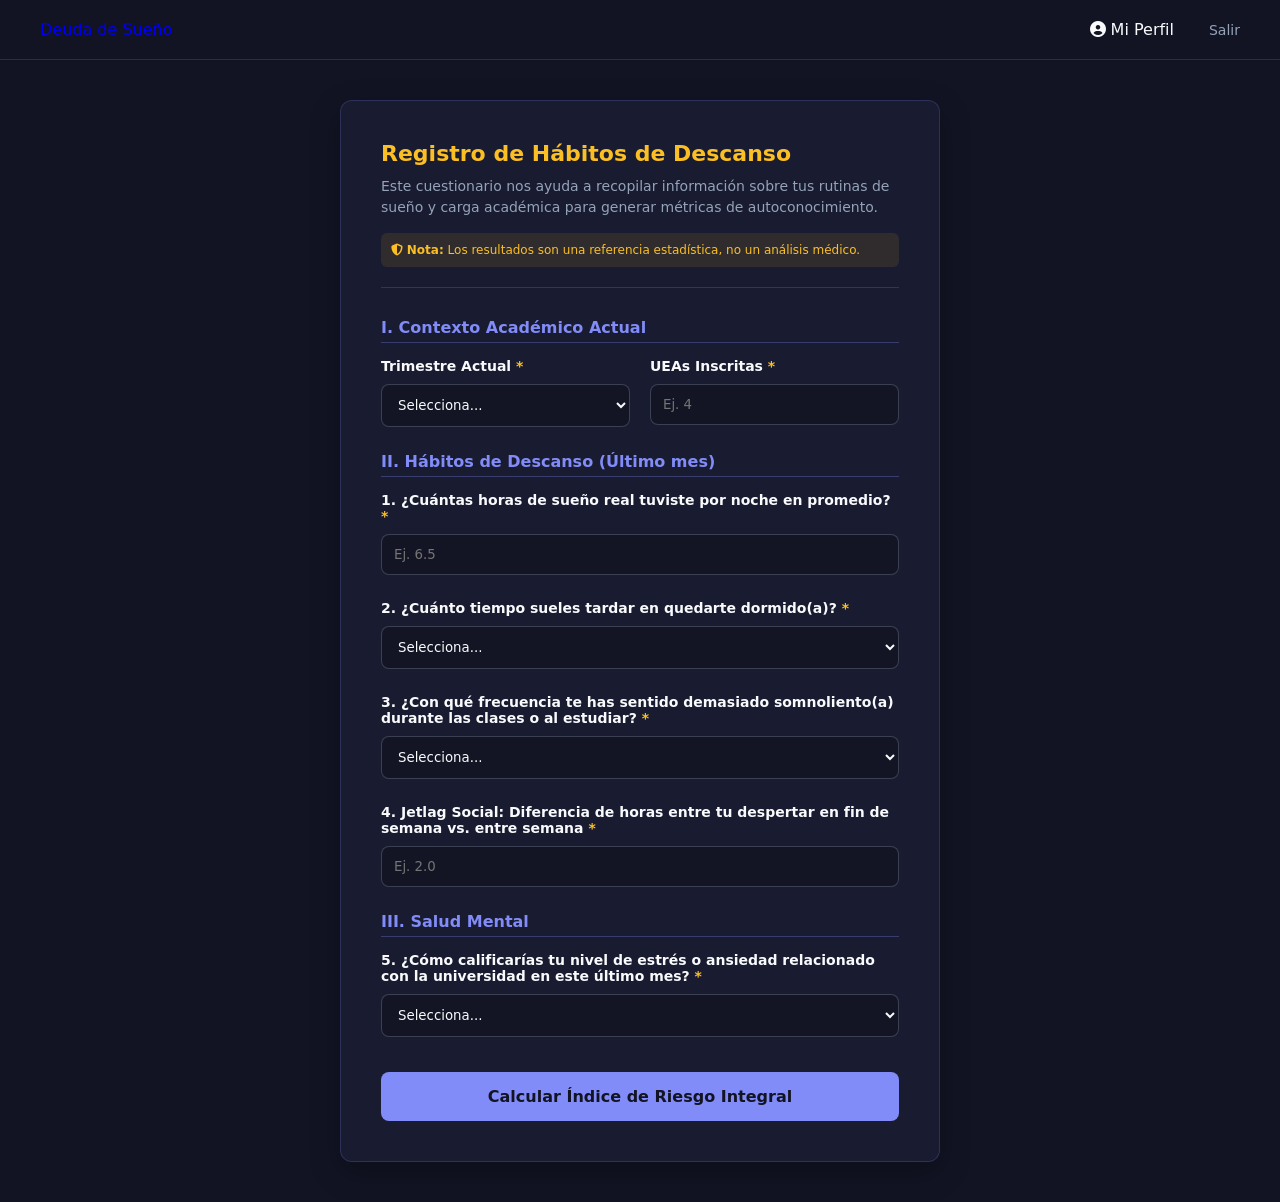
<file: cuestionario.html>
<!DOCTYPE html>
<html lang="es">
<head>
    <meta charset="UTF-8">
    <meta name="viewport" content="width=device-width, initial-scale=1.0">
    <title>Evaluación de Hábitos - Plataforma de Bienestar</title>
    
    <link rel="stylesheet" href="https://cdnjs.cloudflare.com/ajax/libs/font-awesome/6.4.0/css/all.min.css">
    <link rel="stylesheet" href="cuestionario.css">
</head>
<body>

    <!-- Menú superior de usuario -->
    <nav class="top-nav">
        <a href="index.html" class="nav-logo" style="text-decoration: none;">Deuda de <span>Sueño</span></a>
        <div class="usuario-nav">
            <!-- Ahora es un enlace (<a>) en lugar de un <span> -->
            <a href="dashboard_alumno.html" style="color: var(--texto-principal); text-decoration: none; margin-right: 15px; font-weight: 500;">
                <i class="fas fa-user-circle"></i> Mi Perfil
            </a>
            <a href="#" id="btnCerrarSesionGlobal" class="btn-salir">Salir</a>
        </div>
    </nav>

    <main class="contenedor-cuestionario">
        <div class="cabecera-cuestionario">
            <h2>Registro de Hábitos de Descanso</h2>
            <p>Este cuestionario nos ayuda a recopilar información sobre tus rutinas de sueño y carga académica para generar métricas de autoconocimiento.</p>
            
            <div style="margin-top: 15px; padding: 10px; background: rgba(251, 191, 36, 0.1); border-radius: 6px; font-size: 12px; color: var(--color-ambar);">
                <i class="fas fa-shield-alt"></i> <strong>Nota:</strong> Los resultados son una referencia estadística, no un análisis médico.
            </div>
        </div>

        <form id="formCuestionario">
            <!-- SECCIÓN 1: CONTEXTO ACADÉMICO -->
            <h3 style="color: var(--color-lavanda); margin-bottom: 15px; font-size: 16px; border-bottom: 1px solid rgba(129,140,248,0.3); padding-bottom: 5px;">I. Contexto Académico Actual</h3>

            <div style="display: flex; gap: 20px; margin-bottom: 25px;">
                <div class="pregunta-grupo" style="flex: 1; margin-bottom: 0;">
                    <label for="trimestre_actual">Trimestre Actual <span class="req">*</span></label>
                    <select id="trimestre_actual" required>
                        <option value="" disabled selected>Selecciona...</option>
                        <option value="26-O">26-Otoño</option>
                        <option value="26-I">26-Invierno</option>
                        <option value="26-P">26-Primavera</option>
                    </select>
                </div>
                <div class="pregunta-grupo" style="flex: 1; margin-bottom: 0;">
                    <label for="ueas_inscritas">UEAs Inscritas <span class="req">*</span></label>
                    <input type="number" id="ueas_inscritas" min="1" max="8" placeholder="Ej. 4" required>
                </div>
            </div>

            <!-- SECCIÓN 2: CALIDAD DE SUEÑO (PSQI) -->
            <h3 style="color: var(--color-lavanda); margin-bottom: 15px; font-size: 16px; border-bottom: 1px solid rgba(129,140,248,0.3); padding-bottom: 5px;">II. Hábitos de Descanso (Último mes)</h3>

            <div class="pregunta-grupo">
                <label for="horas_sueno">1. ¿Cuántas horas de sueño real tuviste por noche en promedio? <span class="req">*</span></label>
                <input type="number" id="horas_sueno" min="1" max="16" step="0.5" placeholder="Ej. 6.5" required>
            </div>

            <div class="pregunta-grupo">
                <label for="latencia_sueno">2. ¿Cuánto tiempo sueles tardar en quedarte dormido(a)? <span class="req">*</span></label>
                <select id="latencia_sueno" required>
                    <option value="" disabled selected>Selecciona...</option>
                    <option value="0">Menos de 15 minutos</option>
                    <option value="1">Entre 16 y 30 minutos</option>
                    <option value="2">Entre 31 y 60 minutos</option>
                    <option value="3">Más de una hora</option>
                </select>
            </div>

            <div class="pregunta-grupo">
                <label for="disfuncion_diurna">3. ¿Con qué frecuencia te has sentido demasiado somnoliento(a) durante las clases o al estudiar? <span class="req">*</span></label>
                <select id="disfuncion_diurna" required>
                    <option value="" disabled selected>Selecciona...</option>
                    <option value="0">Nunca</option>
                    <option value="1">1 o 2 veces a la semana</option>
                    <option value="2">3 o 4 veces a la semana</option>
                    <option value="3">Casi todos los días</option>
                </select>
            </div>

            <div class="pregunta-grupo">
                <label for="jetlag_social_horas">4. Jetlag Social: Diferencia de horas entre tu despertar en fin de semana vs. entre semana <span class="req">*</span></label>
                <input type="number" id="jetlag_social_horas" min="0" max="12" step="0.5" placeholder="Ej. 2.0" required>
            </div>

            <!-- SECCIÓN 3: SALUD MENTAL -->
            <h3 style="color: var(--color-lavanda); margin-bottom: 15px; font-size: 16px; border-bottom: 1px solid rgba(129,140,248,0.3); padding-bottom: 5px;">III. Salud Mental</h3>

            <div class="pregunta-grupo">
                <label for="nivel_estres">5. ¿Cómo calificarías tu nivel de estrés o ansiedad relacionado con la universidad en este último mes? <span class="req">*</span></label>
                <select id="nivel_estres" required>
                    <option value="" disabled selected>Selecciona...</option>
                    <option value="1">Muy bajo (Me siento tranquilo y en control)</option>
                    <option value="2">Bajo (Estrés normal y manejable)</option>
                    <option value="3">Moderado (A veces me siento abrumado)</option>
                    <option value="4">Alto (Frecuentemente me siento rebasado/ansioso)</option>
                    <option value="5">Severo (Afecta mi vida diaria y mi descanso)</option>
                </select>
            </div>

            <button type="submit" class="btn-calcular">Calcular Índice de Riesgo Integral</button>
        </form>

        <!-- Tarjeta de Resultado Oculta (Aparece con JS) -->
        <div id="resultadoCuestionario" class="tarjeta-resultado oculta">
            <h3>Tu Nivel de riesgo: <span id="etiquetaRiesgo">Calculando...</span></h3>
            <p id="mensajeRiesgo">Procesando tus datos de sueño...</p>
            <!-- Botón simulado para ir al dashboard en el futuro -->
            <button onclick="window.location.href='dashboard_alumno.html'" class="btn-continuar">Ver mi historial en el panel</button>
        </div>
    </main>

    <script src="cuestionario.js"></script>
</body>
</html>
</file>
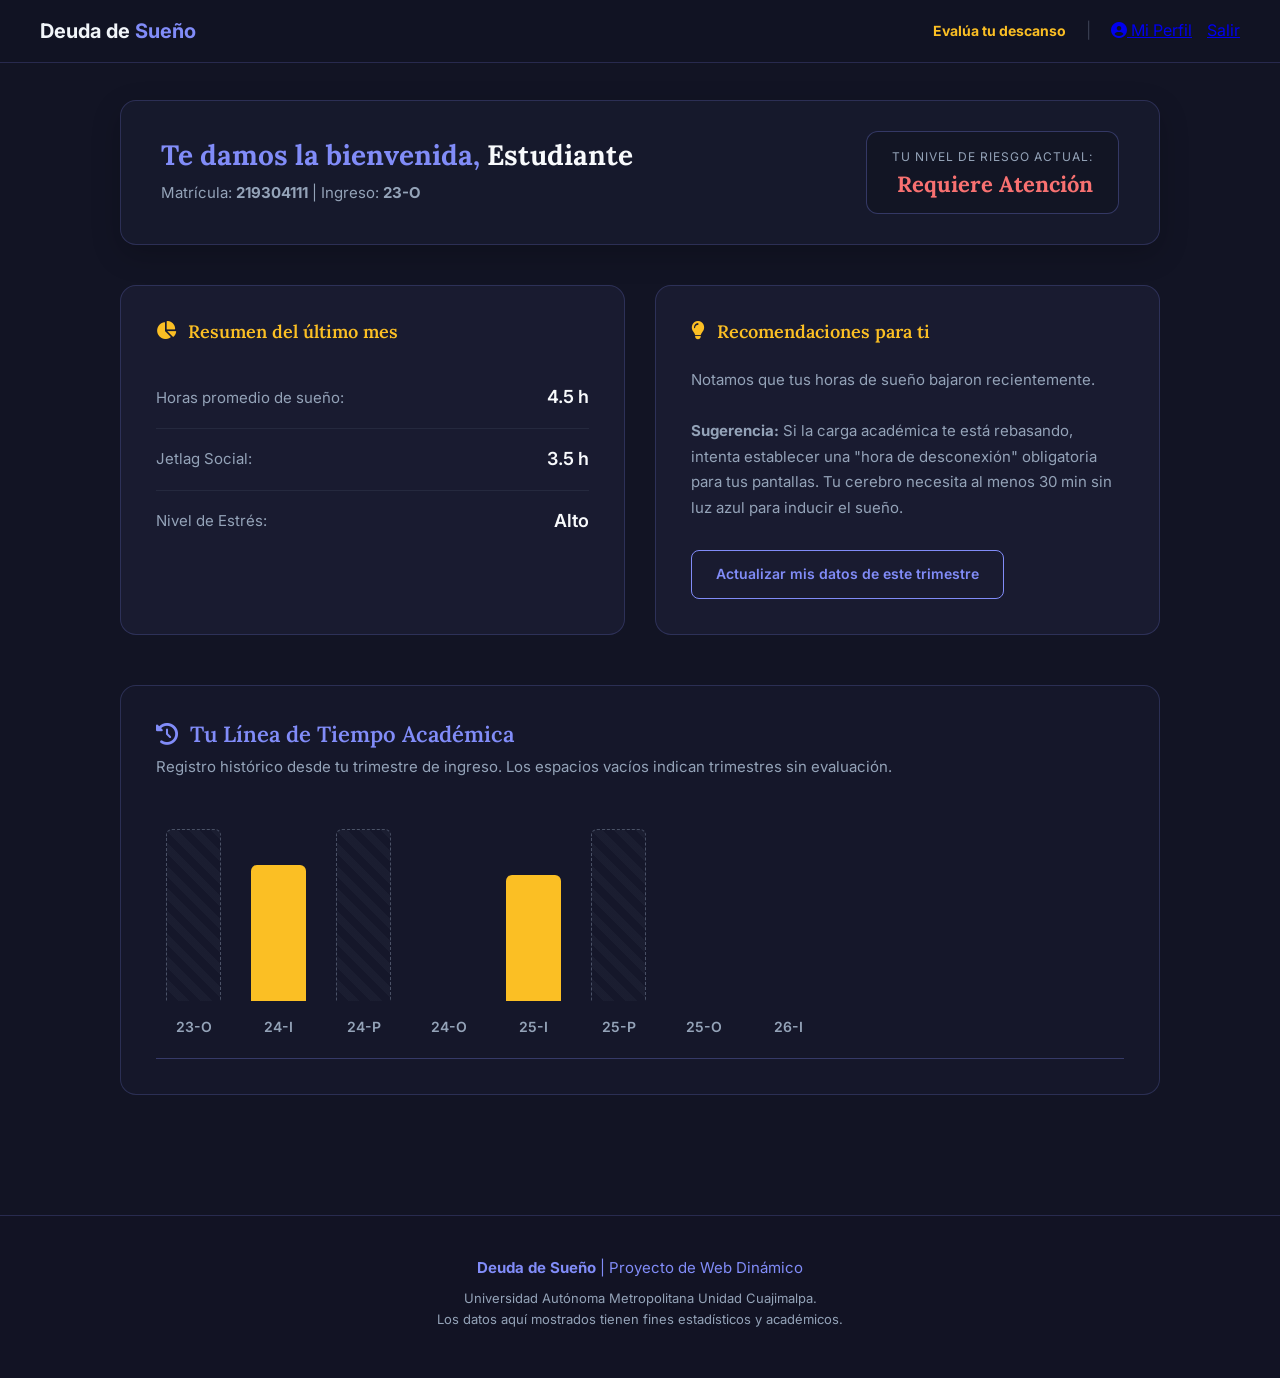
<file: dashboard_alumno.html>
<!DOCTYPE html>
<html lang="es">
<head>
    <meta charset="UTF-8">
    <meta name="viewport" content="width=device-width, initial-scale=1.0">
    <title>Mi Perfil - Deuda de Sueño</title>
    
    <link rel="stylesheet" href="https://cdnjs.cloudflare.com/ajax/libs/font-awesome/6.4.0/css/all.min.css">
    <link rel="stylesheet" href="style.css"> 
    <link rel="stylesheet" href="dashboard.css"> 
</head>
<body class="body-dashboard">

    <header class="nav-principal">
        <a href="index.html" class="nav-logo" style="text-decoration: none;">Deuda de <span>Sueño</span></a>
        <div class="nav-enlaces">
            <a href="cuestionario.html" class="nav-btn-cuestionario">Evalúa tu descanso</a>
            <span class="separador">|</span>
            <a href="#" class="usuario-activo"><i class="fas fa-user-circle"></i> Mi Perfil</a>
            <a href="#" id="btnCerrarSesionGlobal" class="btn-salir">Salir</a>
        </div>
    </header>

    <main class="contenedor-dashboard">
        
        <!-- Saludo y Estado Actual (Lenguaje Neutral) -->
        <section class="panel-header">
            <div>
                <h2>Te damos la bienvenida, <span id="dashNombre" style="color: var(--texto-principal);">Cargando...</span></h2>
                <p>Matrícula: <strong id="dashMatricula">--</strong> | Ingreso: <strong id="dashIngreso">--</strong></p>
            </div>
            <div class="tarjeta-estado">
                <span>Tu nivel de riesgo actual:</span>
                <h3 id="dashNivelRiesgo" class="riesgo-medio">Calculando...</h3> 
            </div>
        </section>

        <!-- Fila 1: Resumen y Recomendaciones -->
        <section class="dashboard-grid">
            <div class="card metrics-card">
                <h3><i class="fas fa-chart-pie"></i> Resumen del último mes</h3>
                <div class="metric-row"><span>Horas promedio de sueño:</span><strong id="dashHoras">-- h</strong></div>
                <div class="metric-row"><span>Jetlag Social:</span><strong id="dashJetlag">-- h</strong></div>
                <div class="metric-row"><span>Nivel de Estrés:</span><strong id="dashEstres">--</strong></div>
            </div>

            <div class="card reco-card">
                <h3><i class="fas fa-lightbulb"></i> Recomendaciones para ti</h3>
                <p id="dashRecomendacion" class="texto-recomendacion">Cargando sugerencias...</p>
                <a href="cuestionario.html" class="btn-accion-outline">Actualizar mis datos de este trimestre</a>
            </div>
        </section>

        <!-- Fila 2: Evolución Trimestral (Fuera de tarjeta, diseño panorámico) -->
        <section class="evolucion-section">
            <div class="evolucion-header">
                <h3><i class="fas fa-history"></i> Tu Línea de Tiempo Académica</h3>
                <p>Registro histórico desde tu trimestre de ingreso. Los espacios vacíos indican trimestres sin evaluación.</p>
            </div>
            
            <!-- Contenedor con scroll horizontal para que nunca se aplaste -->
            <div class="grafica-panoramica" id="contenedorGrafica">
                <!-- Las barras se inyectarán mágicamente con JavaScript -->
            </div>
        </section>

    </main>

    <!-- Nuevo Footer Elegante -->
    <footer class="footer-dashboard">
        <div class="footer-contenido">
            <p><strong>Deuda de Sueño</strong> | Proyecto de Web Dinámico</p>
            <p class="footer-legal">Universidad Autónoma Metropolitana Unidad Cuajimalpa.<br>Los datos aquí mostrados tienen fines estadísticos y académicos.</p>
        </div>
    </footer>

    <script src="dashboard.js"></script>
</body>
</html>
</file>
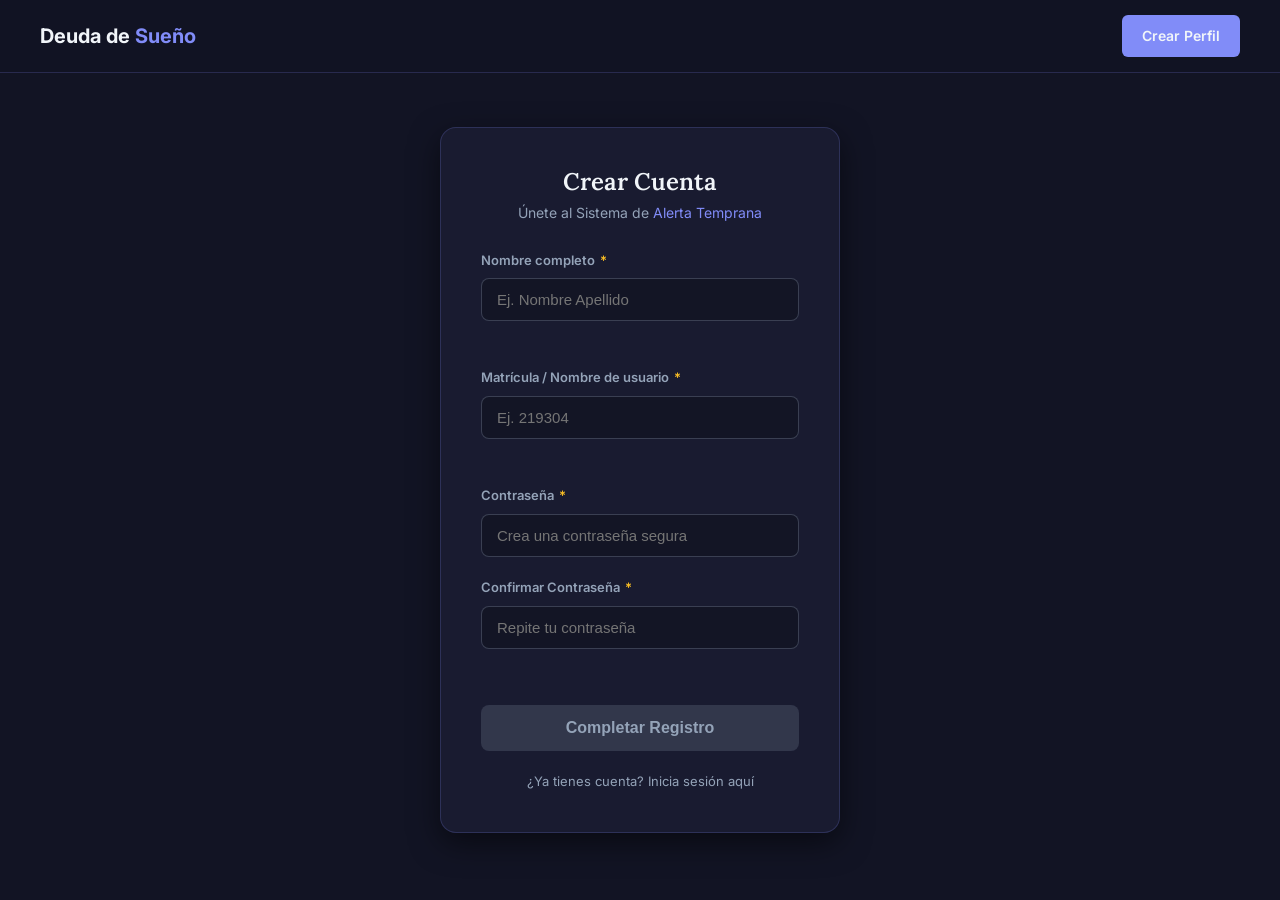
<file: registro.html>
<!DOCTYPE html>
<html lang="es">
<head>
    <meta charset="UTF-8">
    <meta name="viewport" content="width=device-width, initial-scale=1.0">
    <title>Registro - Plataforma de Bienestar</title>
    
    <link rel="stylesheet" href="https://cdnjs.cloudflare.com/ajax/libs/font-awesome/6.4.0/css/all.min.css">

    <link rel="stylesheet" href="style.css">
</head>
<body class="body-auth">
    <header class="nav-principal">
        <div class="nav-logo">
            <a href="index.html" style="text-decoration: none; color: inherit;">Deuda de <span>Sueño</span></a>
        </div>
        <div class="nav-enlaces">
            <!-- Si está en login, el botón resaltado es "Crear Perfil" y viceversa -->
            <a href="registro.html" class="nav-btn-registro">Crear Perfil</a>
        </div>
    </header>

    <div class="registro-contenedor">
        <h2>Crear Cuenta</h2>
        <p class="subtitulo">Únete al Sistema de <span>Alerta Temprana</span></p>

        <form id="formRegistro">
            <div class="grupo">
                <label for="nombreAlumno">Nombre completo <span class="req">*</span></label>
                <input type="text" id="nombreAlumno" placeholder="Ej. Nombre Apellido" required>
                <div id="errorNombre" class="mensaje-error"></div>
            </div>
            <div class="grupo">
                <label for="usuario">Matrícula / Nombre de usuario <span class="req">*</span></label>
                <input type="text" id="usuario" placeholder="Ej. 219304" required>
                <!--  error de usuario -->
                <div id="errorUsuario" class="mensaje-error"></div>
            </div>

            <div class="grupo">
                <label for="password">Contraseña <span class="req">*</span></label>
                <input type="password" id="password" placeholder="Crea una contraseña segura" required>
            </div>

            <div class="grupo">
                <label for="confirmPassword">Confirmar Contraseña <span class="req">*</span></label>
                <input type="password" id="confirmPassword" placeholder="Repite tu contraseña" required>
                <!--error de contraseña -->
                <div id="mensajeError" class="mensaje-error"></div>
            </div>

            <button type="submit" id="btnEnviar" disabled>Completar Registro</button>
        </form>

        <a href="login.html" class="link-login">¿Ya tienes cuenta? Inicia sesión aquí</a>
    </div>

    <!-- LÓGICA DE VALIDACIÓN UX -->
    <script src="registro.js"></script>

</body>
</html>
</file>
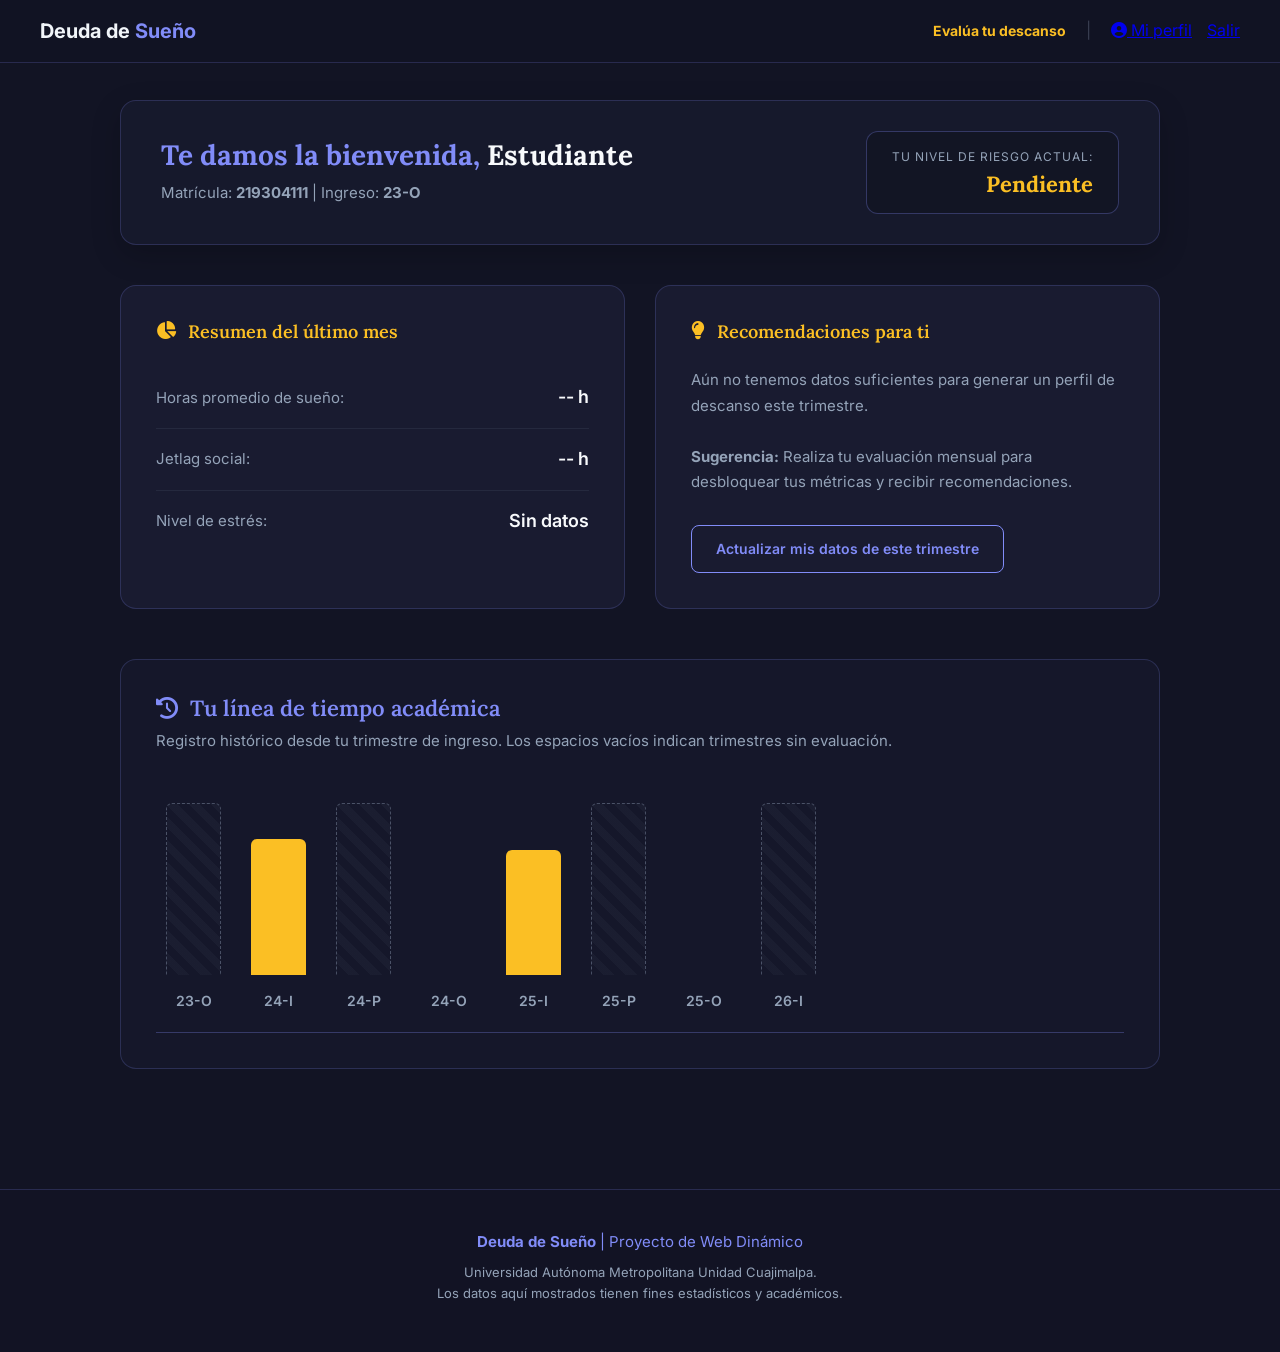
<file: Usuarios/dashboard_alumno.html>
<!DOCTYPE html>
<html lang="es">
<head>
    <meta charset="UTF-8">
    <meta name="viewport" content="width=device-width, initial-scale=1.0">
    <title>Mi perfil - Deuda de Sueño</title>
    
    <link rel="stylesheet" href="https://cdnjs.cloudflare.com/ajax/libs/font-awesome/6.4.0/css/all.min.css">
    <link rel="stylesheet" href="../style.css"> 
    <link rel="stylesheet" href="dashboard.css">
</head>
<body class="body-dashboard">

    <header class="nav-principal">
        <a href="../index.html" class="nav-logo" style="text-decoration: none;">Deuda de <span>Sueño</span></a>
        <div class="nav-enlaces">
            <a href="../cuestionario.html" class="nav-btn-cuestionario">Evalúa tu descanso</a>
            <span class="separador">|</span>
            <a href="#" class="usuario-activo"><i class="fas fa-user-circle"></i> Mi perfil</a>
            <a href="#" id="btnCerrarSesionGlobal" class="btn-salir">Salir</a>
        </div>
    </header>

    <main class="contenedor-dashboard">
        
        <!-- Saludo y Estado Actual (Lenguaje Neutral) -->
        <section class="panel-header">
            <div>
                <h2>Te damos la bienvenida, <span id="dashNombre" style="color: var(--texto-principal);">Cargando...</span></h2>
                <p>Matrícula: <strong id="dashMatricula">--</strong> | Ingreso: <strong id="dashIngreso">--</strong></p>
            </div>
            <div class="tarjeta-estado">
                <span>Tu nivel de riesgo actual:</span>
                <h3 id="dashNivelRiesgo" class="riesgo-medio">Calculando...</h3> 
            </div>
        </section>

        <!-- Fila 1: Resumen y Recomendaciones -->
        <section class="dashboard-grid">
            <div class="card metrics-card">
                <h3><i class="fas fa-chart-pie"></i> Resumen del último mes</h3>
                <div class="metric-row"><span>Horas promedio de sueño:</span><strong id="dashHoras">-- h</strong></div>
                <div class="metric-row"><span>Jetlag social:</span><strong id="dashJetlag">-- h</strong></div>
                <div class="metric-row"><span>Nivel de estrés:</span><strong id="dashEstres">--</strong></div>
            </div>

            <div class="card reco-card">
                <h3><i class="fas fa-lightbulb"></i> Recomendaciones para ti</h3>
                <p id="dashRecomendacion" class="texto-recomendacion">Cargando sugerencias...</p>
                <a href="../cuestionario.html" class="btn-accion-outline">Actualizar mis datos de este trimestre</a>
            </div>
        </section>

        <!-- evolución Trimestral -->
        <section class="evolucion-section">
            <div class="evolucion-header">
                <h3><i class="fas fa-history"></i> Tu línea de tiempo académica</h3>
                <p>Registro histórico desde tu trimestre de ingreso. Los espacios vacíos indican trimestres sin evaluación.</p>
            </div>
            
            <!-- Contenedor con scroll horizontal para que nunca se aplaste -->
            <div class="grafica-panoramica" id="contenedorGrafica">
                <!-- Las barras se inyectarán mágicamente con JavaScript -->
            </div>
        </section>

    </main>

    <!-- footer-->
    <footer class="footer-dashboard">
        <div class="footer-contenido">
            <p><strong>Deuda de Sueño</strong> | Proyecto de Web Dinámico</p>
            <p class="footer-legal">Universidad Autónoma Metropolitana Unidad Cuajimalpa.<br>Los datos aquí mostrados tienen fines estadísticos y académicos.</p>
        </div>
    </footer>

    <script src="dashboard.js"></script>
</body>
</html>
</file>
<file: cuestionario.css>
/* Variables y reseteo base */
:root {
    --fondo-oscuro: #121424;
    --fondo-tarjeta: rgba(30, 33, 58, 0.6);
    --color-lavanda: #818CF8;
    --color-ambar: #FBBF24;
    --color-exito: #4ade80;
    --color-alerta: #f87171;
    --texto-principal: #F8FAFC;
    --texto-secundario: #94A3B8;
}

* { box-sizing: border-box; margin: 0; padding: 0; font-family: 'Inter', system-ui, sans-serif; }

body {
    background-color: var(--fondo-oscuro);
    color: var(--texto-principal);
    min-height: 100vh;
}

/* Menú superior */
.top-nav {
    display: flex;
    justify-content: space-between;
    align-items: center;
    padding: 20px 40px;
    background: rgba(18, 20, 36, 0.9);
    border-bottom: 1px solid rgba(129, 140, 248, 0.2);
}

.logo { font-weight: bold; font-size: 18px; color: var(--color-lavanda); }
.logo span { color: var(--texto-secundario); font-weight: normal; }

.usuario-nav { display: flex; align-items: center; gap: 20px; }
.btn-salir { color: var(--texto-secundario); text-decoration: none; font-size: 14px; transition: color 0.3s; }
.btn-salir:hover { color: var(--color-alerta); }

/* Contenedor del cuestionario */
.contenedor-cuestionario {
    max-width: 600px;
    margin: 40px auto;
    background: var(--fondo-tarjeta);
    border: 1px solid rgba(129, 140, 248, 0.2);
    border-radius: 12px;
    padding: 40px;
    box-shadow: 0 10px 30px rgba(0, 0, 0, 0.3);
}

.cabecera-cuestionario { margin-bottom: 30px; border-bottom: 1px solid rgba(148, 163, 184, 0.2); padding-bottom: 20px;}
.cabecera-cuestionario h2 { font-size: 22px; color: var(--color-ambar); margin-bottom: 10px; }
.cabecera-cuestionario p { font-size: 14px; color: var(--texto-secundario); line-height: 1.5; }

/* Estilos de Formulario */
.pregunta-grupo { margin-bottom: 25px; }
.pregunta-grupo label { display: block; font-weight: 600; font-size: 14px; margin-bottom: 10px; color: var(--texto-principal); }
.req { color: var(--color-ambar); }
.nota-ayuda { display: block; font-size: 12px; color: var(--texto-secundario); margin-top: 5px; }

input[type="number"], select {
    width: 100%;
    padding: 12px;
    background: rgba(18, 20, 36, 0.8);
    border: 1px solid rgba(148, 163, 184, 0.3);
    border-radius: 8px;
    color: var(--texto-principal);
    outline: none;
    transition: border-color 0.3s;
}

input[type="number"]:focus, select:focus { border-color: var(--color-lavanda); }

/* Radios personalizados */
.opciones-radio { display: flex; gap: 20px; }
.radio-label { display: flex; align-items: center; gap: 8px; font-weight: normal !important; color: var(--texto-secundario) !important; cursor: pointer; }
.radio-label input[type="radio"] { accent-color: var(--color-lavanda); transform: scale(1.2); }

/* Botón de calcular */
.btn-calcular, .btn-continuar {
    width: 100%;
    padding: 15px;
    background: var(--color-lavanda);
    color: var(--fondo-oscuro);
    border: none;
    border-radius: 8px;
    font-weight: bold;
    font-size: 16px;
    cursor: pointer;
    transition: all 0.3s ease;
    margin-top: 10px;
}
.btn-calcular:hover, .btn-continuar:hover { background: var(--color-ambar); transform: translateY(-2px); }

/* Tarjeta de resultado animada */
.tarjeta-resultado {
    margin-top: 30px;
    padding: 20px;
    border-radius: 8px;
    text-align: center;
    background: rgba(18, 20, 36, 0.9);
    border: 1px solid var(--color-lavanda);
    opacity: 1;
    transition: opacity 0.5s ease;
}
.oculta { display: none; opacity: 0; }
.tarjeta-resultado h3 { font-size: 20px; margin-bottom: 10px; }
.tarjeta-resultado p { font-size: 14px; margin-bottom: 20px; color: var(--texto-secundario); }

/* Clases dinámicas de colores para el JS */
.riesgo-bajo { color: var(--color-exito); }
.riesgo-medio { color: var(--color-ambar); }
.riesgo-alto { color: #f97316; /* Naranja */ }
.riesgo-critico { color: var(--color-alerta); }
</file>
<file: style.css>
@import url('https://fonts.googleapis.com/css2?family=Inter:wght@300;400;500;600&family=Lora:ital,wght@0,400;0,600;1,400&display=swap');

:root {
    --bg-profundo: #1E1B4B;
    --texto-principal: #F1F5F9;
    --texto-secundario: #94A3B8;
    
    /* PALETA OFICIAL */
    --color-ambar: #FBBF24;
    --color-lavanda: #818CF8;
    --color-purpura: #A855F7;
    --color-coral: #F43F5E;

    --font-titulos: 'Lora', serif;
    --font-textos: 'Inter', sans-serif;
}

*{
    box-sizing: border-box;
    margin: 0;
    padding: 0; }

body {
    background-color: var(--bg-profundo);
    color: var(--texto-principal);
    font-family: var(--font-textos);
    line-height: 1.6;
    -webkit-font-smoothing: antialiased;
    overflow-x: hidden;
}

h1, h2, h3 {
    font-family: var(--font-titulos);
    font-weight: 600;
    margin-bottom: 1rem;
    line-height: 1.2; 
}

/* =========================================
   PORTADA 
   ========================================= */
.portada {
    height: 100vh;
    display: flex;
    flex-direction: column;
    justify-content: center;
    align-items: center;
    text-align: center;
    padding: 2rem;
    max-width: 800px;
    margin: 0 auto;
}

.portada h1 {
    font-size: 3.5rem;
    color: #fff;
    margin-bottom: 1.5rem;
}

.portada h1 span {
    color: var(--color-lavanda);
    font-style: italic;
    font-weight: 400;
}

.portada p {
    font-size: 1.2rem;
    color: var(--texto-secundario);
    margin-bottom: 3rem;
    max-width: 600px;
}
.instruccion {
    font-size: 0.85rem;
    text-transform: uppercase;
    letter-spacing: 3px;
    color: var(--color-lavanda);
    animation: flotar 2s ease-in-out infinite; }

.nav-autenticacion {
    position: absolute;
    top: 1.5rem;
    right: 1.5rem;
    z-index: 5;
    display: flex;
    align-items: center;
    gap: 0.75rem;
}

.nav-autenticacion a {
    display: inline-flex;
    align-items: center;
    justify-content: center;
    min-height: 44px;
    padding: 0.65rem 1rem;
    border: 1px solid transparent;
    border-radius: 8px;
    font-size: 0.9rem;
    font-weight: 600;
    text-decoration: none;
    transition: transform 0.2s ease, background-color 0.2s ease, border-color 0.2s ease;
}

.nav-autenticacion a:hover {
    transform: translateY(-2px);
}

.nav-autenticacion a:focus-visible {
    outline: 2px solid var(--color-ambar);
    outline-offset: 3px;
}

.btn-login {
    color: var(--texto-principal);
    background: rgba(30, 27, 75, 0.75);
    border-color: rgba(241, 245, 249, 0.35) !important;
}

.btn-login:hover {
    background: rgba(30, 27, 75, 0.95);
}

.btn-registro {
    color: #1E1B4B;
    background: var(--color-ambar);
}

.btn-registro:hover {
    background: #FCD34D;
}

@keyframes flotar {
    0%, 100% { transform: translateY(0); } 50% { transform: translateY(10px); }
}


/* =========================================
                    TEXTOS
   ========================================= */
#scrolly {
    display: flex;
    max-width: 1400px;
    margin: 0 auto;
    padding: 0 2rem;
    position: relative;
}

.textos-scroll {
    width: 35%;
    padding-right: 3rem;
    z-index: 10;
}

/* PACING */
.step {
    min-height: 100vh;
    display: flex;
    flex-direction: column;
    justify-content: center;
    opacity: 0.15;
    transition: opacity 0.5s ease-in-out, transform 0.5s ease;
    transform: translateY(20px);
}

.step.is-active {
    opacity: 1;
    transform: translateY(0);
}
.step h2 {
    font-size: 2rem;
    color: #fff;
}
.step p { font-size: 1.1rem;
    color: var(--texto-principal);
    margin-bottom: 1rem; }


.destaque-ambar { color: var(--color-ambar); font-weight: 600; }
.destaque-lavanda { color: var(--color-lavanda); font-weight: 600; }

/* ESTILO DE REFERENCIAS */
#fuente{
    font-size: 0.85rem;
    color: #6366F1;
    margin-top: 1.5rem;
    padding-top: 0.8rem;
    border-top: 1px solid rgba(99, 102, 241, 0.3);
}

/* =========================================
   LIENZO D3 (GRÁFICA FIJA)
   ========================================= */
.grafica-fija {
    width: 65%;
    height: 100vh;
    position: sticky;
    top: 0;
    display: flex;
    align-items: center;
    justify-content: center;
    margin: 0;
}

#lienzo-d3 {
    width: 100%;
    height: 80%;
}

/* Tooltips SVG */
.tooltip-global {
    position: absolute; pointer-events: none; background: rgba(15, 23, 42, 0.95);
    color: #FFF; border: 1px solid rgba(255, 255, 255, 0.1); border-radius: 8px;
    padding: 12px 16px; font-family: var(--font-textos); font-size: 13px;
    box-shadow: 0 10px 25px rgba(0,0,0,0.5); opacity: 0; visibility: hidden; z-index: 2000;
}

/* =========================================
   CALCULADORA NEUMÓRFICA (ESTILO PINTEREST COMPACTO)
   ========================================= */
#seccion-calculadora {
    max-width: 1000px; 
    margin: 5vh auto 10vh auto; 
    padding: 1rem 2rem; 
}

.calc-header { text-align: center; margin-bottom: 2rem; } 
.calc-header h2 { font-size: 2.2rem; color: #fff; margin-bottom: 0.5rem; } 
.calc-header p { font-size: 0.95rem; color: var(--texto-secundario); max-width: 700px; margin: 0 auto; line-height: 1.4; }

/* Dashboard Neumórfico Oscuro COMPACTO */
.calc-dashboard {
    display: flex;
    gap: 2rem; 
    background: #1E1B4B;
    border-radius: 24px; 
    padding: 2rem; 
    box-shadow: 15px 15px 40px #131130, -15px -15px 40px #292566;
    border: 1px solid rgba(255,255,255,0.02);
}

.panel-inputs { flex: 1; display: flex; flex-direction: column; gap: 1.5rem; } 

/* Subtítulos (Corrección: Mayúsculas y sin línea rara) */
.calc-subtitulo {
    font-family: var(--font-titulos);
    font-size: 1rem; /* Ligeramente más pequeño para compensar las mayúsculas */
    text-transform: uppercase; /* Convertido a mayúsculas */
    color: var(--color-lavanda);
    margin-bottom: 5px; /* Reducido para acercarlo a los botones */
    border-bottom: none; /* ELIMINADA la línea rara */
    padding-bottom: 0;
    font-weight: 600;
    letter-spacing: 1px;
}

/* Botones Selector de Hábitos */
.botones-habitos { display: flex; gap: 1rem; } 
.btn-habito {
    flex: 1;
    background: #1E1B4B;
    border: 1px solid rgba(255,255,255,0.05);
    border-radius: 12px;
    padding: 1rem 0.5rem; 
    color: var(--texto-secundario);
    cursor: pointer;
    transition: all 0.3s ease;
    box-shadow: 6px 6px 12px #131130, -6px -6px 12px #292566;
    display: flex; flex-direction: column; align-items: center; gap: 6px;
}
.btn-habito i { font-size: 1.8rem; transition: color 0.3s ease; } 
.btn-habito span { font-family: var(--font-textos); font-weight: 500; font-size: 0.85rem; }

.btn-habito:hover { box-shadow: 4px 4px 10px #131130, -4px -4px 10px #292566; }

.btn-habito.activo {
    box-shadow: inset 4px 4px 10px #131130, inset -4px -4px 10px #292566;
    color: var(--color-lavanda); 
    border-color: rgba(129, 140, 248, 0.2);
}
.btn-habito.activo i { color: var(--color-lavanda); }

/* Inputs de Tiempo (Corrección: AM/PM cortado) */
.inputs-tiempo { display: flex; flex-wrap: wrap; gap: 1rem; } 
.input-caja {
    flex: 1; 
    min-width: 135px; /* Aumentado para que quepa el AM/PM holgadamente */
    background: rgba(255,255,255,0.02);
    border-radius: 10px;
    padding: 0.8rem 1rem; /* Un poco más de padding lateral */
    border: 1px solid rgba(255,255,255,0.05);
    position: relative;
    cursor: pointer;
    transition: background 0.3s ease;
}
.input-caja:hover {
    background: rgba(255, 255, 255, 0.05);
}

.input-caja label { display: block; font-size: 0.7rem; color: var(--texto-secundario); text-transform: uppercase; margin-bottom: 4px; }
.input-caja input[type="time"] {
    width: 100%; background: transparent; border: none; outline: none;
    color: #fff; font-size: 1.2rem; 
    font-family: var(--font-textos); font-weight: 600;
    color-scheme: dark; cursor: pointer;
}
.input-caja input[type="time"]::-webkit-calendar-picker-indicator { display: none; -webkit-appearance: none; }

/* Separador horizontal sutil */
.separador-calc {
    height: 1px; 
    background: rgba(255,255,255,0.1); 
    margin: 1rem 0; 
}

/* Panel de Resultados Derecha */
.panel-resultados {
    flex: 1;
    background: rgba(0,0,0,0.2);
    border-radius: 16px;
    padding: 2rem; 
    display: flex; flex-direction: column; justify-content: center;
    border: 1px inset rgba(255,255,255,0.02);
}

.resultado-principal { text-align: center; margin-bottom: 1.5rem; }
.resultado-principal h3 { font-size: 3rem; margin: 0; line-height: 1; transition: color 0.3s; } 
.resultado-principal p { color: var(--texto-secundario); font-size: 0.85rem; text-transform: uppercase; letter-spacing: 1px; margin-top: 5px; }

.resultados-grid { display: flex; justify-content: space-between; gap: 1rem; text-align: center; margin-bottom: 1.5rem;}
.res-item { display: flex; flex-direction: column; align-items: center; }
.res-item span { font-size: 0.75rem; color: var(--texto-secundario); text-transform: uppercase; margin-bottom: 3px; }
.res-item strong { font-size: 1.2rem; font-weight: 600; transition: color 0.3s; }

.separador-res {
    width: 100%; height: 1px; background: rgba(255,255,255,0.05); margin-bottom: 1.5rem;
}

.insight-dinamico {
    margin-top: 10px; font-size: 0.85rem; font-style: italic; color: #CBD5E1; 
    text-align: center; padding-top: 10px; line-height: 1.4;
}
/* =========================================
   FOOTER CRÉDITOS
   ========================================= */
footer {
    text-align: center;
    padding: 4rem 2rem 2rem 2rem;
    border-top: 1px solid rgba(255,255,255,0.05);
    margin-top: 5vh;
}
footer p { color: var(--texto-secundario); font-size: 0.9rem; margin-bottom: 5px; }
footer .creditos { color: #fff; font-weight: 500; margin-top: 15px; letter-spacing: 0.5px; }

/* =========================================
   MEJORAS UX: SUBTÍTULOS CALCULADORA
   ========================================= */
.calc-subtitulo {
    font-family: var(--font-titulos);
    font-size: 1.3rem;
    color: var(--color-lavanda);
    margin-bottom: 15px;
    border-bottom: 1px solid rgba(129, 140, 248, 0.2);
    padding-bottom: 8px;
    font-weight: 400;
    letter-spacing: 0.5px;
}

/* Área de clic expandida para las cajas de tiempo */
.input-caja {
    cursor: pointer;
    transition: background 0.3s ease;
}
.input-caja:hover {
    background: rgba(255, 255, 255, 0.05);
}
/* =========================================
   TOOLTIP DE GLOSARIO (JETLAG SOCIAL)
   ========================================= */
.glosario-jetlag {
    color: var(--color-lavanda);
    border-bottom: 1px dashed var(--color-lavanda);
    cursor: help;
    position: relative;
    font-weight: 600;
}

.glosario-jetlag::after {
    content: attr(data-tooltip);
    position: absolute;
    bottom: 150%;
    left: 50%;
    transform: translateX(-50%);
    width: 250px;
    background: rgba(15, 23, 42, 0.98);
    color: #fff;
    padding: 12px;
    border-radius: 8px;
    font-size: 0.85rem;
    font-family: var(--font-textos);
    font-weight: 400;
    text-align: center;
    line-height: 1.4;
    box-shadow: 0 10px 25px rgba(0,0,0,0.6);
    border: 1px solid rgba(129, 140, 248, 0.3);
    opacity: 0;
    visibility: hidden;
    transition: opacity 0.3s ease, bottom 0.3s ease;
    z-index: 100;
    pointer-events: none;
}

.glosario-jetlag:hover::after {
    opacity: 1;
    visibility: visible;
    bottom: 120%;
}

/* =========================================
   FOOTER CRÉDITOS
   ========================================= */
footer {
    text-align: center;
    padding: 3rem 2rem 1rem 2rem;
    border-top: 1px solid rgba(255,255,255,0.05);
    margin-top: 2vh;
}
footer p { color: var(--texto-secundario); font-size: 0.85rem; margin-bottom: 5px; }
footer .creditos { color: #fff; font-weight: 500; margin-top: 10px; letter-spacing: 0.5px; }

/* =========================================
   BOTÓN REGRESAR AL INICIO
   ========================================= */
#btn-subir {
    position: fixed;
    bottom: 30px;
    right: 30px;
    width: 50px;
    height: 50px;
    background: #818CF8; /* Lavanda */
    color: #121424; /* Fondo oscuro */
    border: none;
    border-radius: 50%;
    font-size: 24px;
    cursor: pointer;
    box-shadow: 0 4px 15px rgba(0,0,0,0.5);
    opacity: 0; /* Oculto por defecto */
    visibility: hidden;
    transition: all 0.3s ease;
    z-index: 9999;
    display: flex;
    align-items: center;
    justify-content: center;
}

#btn-subir.mostrar {
    opacity: 1;
    visibility: visible;
}

#btn-subir:hover {
    background: #FBBF24; /* Cambia a Ámbar al pasar el mouse */
    transform: translateY(-3px);
}

/* =========================================
  no sirve en moviles xd
   ========================================= */
#alerta-movil {
    display: none;
}

@media (max-width: 800px) {
    /* quitamos todo el contenido de la página */
    body > * {
        display: none !important;
    }

    /* mostramos solo la alerta */
    #alerta-movil {
        display: flex !important;
        flex-direction: column;
        justify-content: center;
        align-items: center;
        height: 100vh;
        background-color: #121424;
        color: #FFFFFF;
        text-align: center;
        padding: 30px;
        font-family: 'Inter', system-ui, sans-serif;
    }

    #alerta-movil h1 {
        color: #818CF8;
        font-size: 24px;
        margin-bottom: 15px;
    }
}

/* =========================================
   PÁGINAS DE AUTENTICACIÓN (LOGIN Y REGISTRO)
   ========================================= */
.body-auth {
    display: flex;
    justify-content: center;
    align-items: center;
    height: 100vh;
    background-color: var(--fondo-oscuro, #121424);
    margin: 0;
}

/* Contenedor principal estilo Dashboard */
.registro-contenedor, .login-contenedor {
    background: rgba(30, 33, 58, 0.6);
    border: 1px solid rgba(129, 140, 248, 0.2);
    border-radius: 16px;
    padding: 40px;
    width: 100%;
    max-width: 400px;
    box-shadow: 0 10px 30px rgba(0, 0, 0, 0.5);
    text-align: center;
}

.registro-contenedor h2, .login-contenedor h2 {
    color: var(--texto-principal, #F8FAFC);
    font-size: 24px;
    margin-bottom: 5px;
}

.registro-contenedor p.subtitulo, .login-contenedor p.subtitulo {
    color: var(--texto-secundario, #94A3B8);
    font-size: 14px;
    margin-bottom: 25px;
}

.registro-contenedor span, .login-contenedor span {
    color: var(--color-lavanda, #818CF8);
}

/* Inputs */
.grupo {
    text-align: left;
    margin-bottom: 20px;
}

.grupo label {
    display: block;
    font-size: 13px;
    color: var(--texto-secundario, #94A3B8);
    margin-bottom: 8px;
    font-weight: 600;
}

.grupo input {
    width: 100%;
    background: rgba(18, 20, 36, 0.8);
    border: 1px solid rgba(148, 163, 184, 0.3);
    border-radius: 8px;
    color: var(--texto-principal, #F8FAFC);
    padding: 12px 15px;
    font-size: 15px;
    outline: none;
    transition: all 0.3s ease;
}

.grupo input:focus {
    border-color: var(--color-lavanda, #818CF8);
    box-shadow: 0 0 8px rgba(129, 140, 248, 0.3);
}

.login-contenedor .campo-password {
    display: flex;
    align-items: stretch;
    gap: 8px;
}

.login-contenedor .campo-password input {
    min-width: 0;
    flex: 1;
}

.login-contenedor button.btn-mostrar {
    width: auto;
    flex-shrink: 0;
    margin-top: 0;
    padding: 0 12px;
    border: 1px solid rgba(148, 163, 184, 0.3);
    border-radius: 8px;
    background: rgba(18, 20, 36, 0.8);
    color: var(--texto-principal);
    cursor: pointer;
}

.login-contenedor button.btn-mostrar:hover {
    border-color: var(--color-lavanda);
}

/* Mensaje de validación */
#mensajeError {
    font-size: 13px;
    margin-top: 8px;
    font-weight: 600;
    min-height: 18px; /* Evita que el diseño brinque cuando aparece el texto */
}

/* Botón de Enviar (Con estados activado/desactivado) */
.registro-contenedor button, .login-contenedor button.btn-submit {
    background: var(--color-lavanda, #818CF8);
    color: var(--fondo-oscuro, #121424);
    border: none;
    border-radius: 8px;
    padding: 14px;
    width: 100%;
    font-size: 16px;
    font-weight: bold;
    transition: all 0.3s ease;
    margin-top: 10px;
}

.registro-contenedor button:disabled {
    background-color: rgba(148, 163, 184, 0.2);
    color: var(--texto-secundario, #94A3B8);
    cursor: not-allowed;
    transform: none;
    box-shadow: none;
}

.registro-contenedor button:hover:not(:disabled), .login-contenedor button.btn-submit:hover {
    background: var(--color-ambar, #FBBF24);
    cursor: pointer;
    transform: translateY(-2px);
    box-shadow: 0 4px 15px rgba(251, 191, 36, 0.3);
}

/* Enlace de regreso */
.link-login {
    display: block;
    margin-top: 20px;
    font-size: 13px;
    color: var(--texto-secundario, #94A3B8);
    text-decoration: none;
    transition: color 0.3s;
}

.link-login:hover {
    color: var(--color-lavanda, #818CF8);
}

/* =========================================
   ESTILOS DE VALIDACIÓN UX
   ========================================= */
/* Asterisco de campo obligatorio */
span.req {
    color: var(--color-ambar, #FBBF24);
    margin-left: 2px;
}

/* Contenedor estándar para mensajes de error */
.mensaje-error {
    font-size: 13px;
    margin-top: 8px;
    font-weight: 600;
    min-height: 18px; /* Evita que el botón brinque al aparecer el texto */
}

/* Clase dinámica para marcar inputs con error */
.grupo input.input-error {
    border-color: #f87171 !important;
    box-shadow: 0 0 8px rgba(248, 113, 113, 0.2);
}

/* =========================================
   CTA - CONTINUACIÓN DE LA CALCULADORA
   ========================================= */
.cta-continuacion {
    max-width: 700px;
    margin: 20px auto 60px; /* Margen superior pequeño para que se sienta unido a la calculadora */
    text-align: center;
    padding: 0 20px;
}

.cta-continuacion h3 {
    color: var(--color-lavanda);
    font-size: 22px;
    margin-bottom: 15px;
    font-weight: 600;
}

.cta-continuacion p {
    color: var(--texto-secundario);
    font-size: 15px;
    line-height: 1.6;
    margin-bottom: 25px;
}

.cta-botones {
    display: flex;
    justify-content: center;
    gap: 15px;
    margin-bottom: 30px;
}

/* Estilos generales para los botones del CTA */
.cta-botones a {
    text-decoration: none; 
    display: inline-block;
    text-align: center;
    border-radius: 8px;
    font-weight: bold;
    transition: all 0.3s ease;
    padding: 14px 28px; /* <-- Esta línea genera el espacio interno */
    font-size: 16px;    /* <-- Asegura un tamaño de letra legible */
}

/* Mantén estos exactamente como los tenías: */
.btn-registro {
    background-color: var(--color-lavanda);
    color: var(--fondo-oscuro);
    border: none;
}

.btn-registro:hover {
    background-color: var(--color-ambar);
    transform: translateY(-2px);
    box-shadow: 0 4px 15px rgba(251, 191, 36, 0.3);
}

.btn-login {
    background-color: transparent;
    color: var(--color-lavanda);
    border: 2px solid var(--color-lavanda);
}

.btn-login:hover {
    background-color: rgba(129, 140, 248, 0.1);
    transform: translateY(-2px);
}

/* Diseño del Disclaimer tipo nota legal */
.disclaimer-text {
    background: rgba(18, 20, 36, 0.5);
    border-left: 3px solid var(--texto-secundario);
    padding: 15px;
    font-size: 12px;
    color: #cbd5e1; /* Gris un poco más claro */
    text-align: left;
    border-radius: 0 8px 8px 0;
    line-height: 1.5;
}

.disclaimer-text strong {
    color: var(--texto-principal);
}


/* =========================================
   BARRA DE NAVEGACIÓN SUPERIOR (INDEX)
   ========================================= */
.nav-principal {
    position: fixed;
    top: 0;
    left: 0;
    width: 100%;
    display: flex;
    justify-content: space-between;
    align-items: center;
    padding: 15px 40px;
    background: rgba(18, 20, 36, 0.95);
    backdrop-filter: blur(10px);
    border-bottom: 1px solid rgba(129, 140, 248, 0.2);
    z-index: 1000; /* Asegura que flote sobre las gráficas de D3 */
}

.nav-logo {
    font-size: 20px;
    font-weight: bold;
    color: var(--texto-principal);
}

.nav-logo span {
    color: var(--color-lavanda);
}

.nav-enlaces {
    display: flex;
    gap: 15px;
    align-items: center;
}

.nav-btn-login, .nav-btn-registro {
    text-decoration: none;
    font-size: 14px;
    font-weight: 600;
    padding: 10px 20px;
    border-radius: 6px;
    transition: all 0.3s ease;
}

.nav-btn-login {
    color: var(--texto-secundario);
}

.nav-btn-login:hover {
    color: var(--color-lavanda);
}

.nav-btn-registro {
    background: var(--color-lavanda);
    color: var(--fondo-oscuro);
}

.nav-btn-registro:hover {
    background: var(--color-ambar);
    transform: translateY(-2px);
}

/* Compensar el espacio de la barra en el body para que no tape el título */
body {
    padding-top: 60px; 
}

.nav-btn-cuestionario {
    color: var(--color-ambar);
    text-decoration: none;
    font-weight: bold;
    font-size: 14px;
    transition: color 0.3s;
}

.nav-btn-cuestionario:hover {
    color: var(--color-lavanda);
}

.separador {
    color: rgba(148, 163, 184, 0.3);
    margin: 0 5px;
}

@media (max-width: 600px) {
    .nav-autenticacion {
        top: 1rem;
        right: 1rem;
        gap: 0.5rem;
    }

    .nav-autenticacion a {
        padding: 0.55rem 0.75rem;
        font-size: 0.82rem;
    }

    .portada {
        padding-top: 5rem;
    }
}

/* Eliminar el color morado de "enlace visitado" en los botones del menú */
.nav-btn-cuestionario:visited { 
    color: var(--color-ambar); 
}

.usuario-activo:visited { 
    color: var(--texto-principal) !important; 
}

.btn-salir:visited, .nav-btn-login:visited { 
    color: var(--texto-secundario); 
}

.nav-btn-registro:visited { 
    color: var(--fondo-oscuro); 
}
</file>
<file: dashboard.css>
/* =========================================
   ESTILOS DEL DASHBOARD (REDISEÑO UX/UI 2026)
   ========================================= */

/* 1. Base del Panel */
.body-dashboard {
    background-color: #121424 !important; /* Fondo oscuro puro */
    color: #F8FAFC !important;
    padding-top: 100px; /* Más espacio debajo de la barra fija */
    font-family: 'Inter', system-ui, sans-serif;
}

.contenedor-dashboard {
    max-width: 1100px; /* Un poco más ancho para respirar */
    margin: 0 auto;
    padding: 0 30px 60px;
}

/* 2. Cabecera del Panel (Saludo y Riesgo) */
.panel-header {
    display: flex;
    justify-content: space-between; /* Esto manda el saludo a la izq y el riesgo a la der */
    align-items: center;
    background: rgba(30, 33, 58, 0.4); /* Fondo sutil para enmarcar la bienvenida */
    padding: 30px 40px;
    border-radius: 16px;
    border: 1px solid rgba(129, 140, 248, 0.2);
    margin-bottom: 40px;
    box-shadow: 0 10px 30px rgba(0,0,0,0.2);
}

.panel-header h2 {
    color: #818CF8 !important; /* Lavanda */
    font-size: 28px;
    margin-bottom: 8px;
    font-weight: 700;
}

.panel-header p { 
    color: #94A3B8 !important; 
    font-size: 15px; 
    margin: 0;
}

#dashNombre {
    color: #F8FAFC !important; /* Blanco brillante */
}

.tarjeta-estado {
    text-align: right;
    background: rgba(18, 20, 36, 0.8); /* Tarjeta interior más oscura */
    padding: 15px 25px;
    border-radius: 12px;
    border: 1px solid rgba(129, 140, 248, 0.3);
}

.tarjeta-estado span {
    font-size: 12px;
    color: #94A3B8;
    text-transform: uppercase;
    letter-spacing: 1px;
    display: block;
    margin-bottom: 5px;
}

.tarjeta-estado h3 {
    margin: 0;
    font-size: 22px;
    font-weight: 700;
}

/* 3. Grid Principal (Tarjetas de Resumen y Recomendación) */
.dashboard-grid {
    display: grid;
    grid-template-columns: repeat(auto-fit, minmax(400px, 1fr)); /* Responsivo y amplio */
    gap: 30px;
    margin-bottom: 50px;
}

.card {
    background: rgba(30, 33, 58, 0.6) !important;
    border: 1px solid rgba(129, 140, 248, 0.2);
    border-radius: 16px;
    padding: 35px;
    position: relative;
    overflow: hidden;
    transition: transform 0.3s ease, border-color 0.3s ease;
}

.card:hover {
    transform: translateY(-4px);
    border-color: rgba(129, 140, 248, 0.5);
}

.card h3 {
    color: #FBBF24 !important; /* Ámbar */
    font-size: 18px;
    margin-bottom: 25px;
    display: flex;
    align-items: center;
    gap: 12px;
}

/* Arreglo de los textos pegados en el resumen */
.metric-row {
    display: flex;
    justify-content: space-between; /* ¡Esto separa la etiqueta del número! */
    align-items: center;
    padding: 16px 0;
    border-bottom: 1px solid rgba(148, 163, 184, 0.1);
}

.metric-row:last-child {
    border-bottom: none;
    padding-bottom: 0;
}

.metric-row span { 
    color: #94A3B8 !important; 
    font-size: 15px;
}

.metric-row strong {
    font-size: 18px;
    color: #F8FAFC;
    font-weight: 600;
}

/* Botón de actualizar datos */
.texto-recomendacion {
    color: #94A3B8 !important;
    font-size: 15px;
    line-height: 1.7;
    margin-bottom: 30px;
}

.btn-accion-outline {
    display: inline-block;
    padding: 12px 24px;
    border: 1px solid #818CF8;
    color: #818CF8;
    text-decoration: none;
    border-radius: 8px;
    font-size: 14px;
    font-weight: 600;
    transition: all 0.3s;
    text-align: center;
}

.btn-accion-outline:hover {
    background: rgba(129, 140, 248, 0.15);
    color: #F8FAFC;
}

/* 4. Sección de Línea de Tiempo Académica */
.evolucion-section {
    background: rgba(30, 33, 58, 0.3);
    border: 1px solid rgba(129, 140, 248, 0.2);
    border-radius: 16px;
    padding: 35px;
}

.evolucion-header {
    margin-bottom: 30px;
}

.evolucion-header h3 {
    color: #818CF8 !important;
    font-size: 22px;
    margin-bottom: 8px;
    display: flex;
    align-items: center;
    gap: 12px;
}

.evolucion-header p {
    color: #94A3B8 !important;
    font-size: 15px;
}

.grafica-panoramica {
    display: flex;
    align-items: flex-end;
    gap: 30px;
    height: 250px; /* Altura ideal para gráficas de barras */
    padding: 20px 10px;
    border-bottom: 1px solid rgba(129, 140, 248, 0.3);
    overflow-x: auto;
    overflow-y: hidden;
    white-space: nowrap;
}

.grafica-panoramica::-webkit-scrollbar { height: 10px; }
.grafica-panoramica::-webkit-scrollbar-thumb { background: rgba(129, 140, 248, 0.4); border-radius: 5px; }
.grafica-panoramica::-webkit-scrollbar-track { background: rgba(18, 20, 36, 0.5); border-radius: 5px; }

.barra-grafica {
    display: flex;
    flex-direction: column;
    align-items: center;
    justify-content: flex-end;
    height: 100%;
    min-width: 55px; /* Barras un poco más anchas */
}

.barra-grafica .relleno {
    width: 100%;
    border-radius: 6px 6px 0 0;
    transition: height 1s cubic-bezier(0.4, 0, 0.2, 1); /* Animación más suave */
}

.barra-vacia {
    width: 100%;
    height: 100%;
    border: 1px dashed rgba(148, 163, 184, 0.4);
    border-bottom: none;
    background: repeating-linear-gradient(45deg, transparent, transparent 8px, rgba(148, 163, 184, 0.05) 8px, rgba(148, 163, 184, 0.05) 16px);
    border-radius: 6px 6px 0 0;
}

.barra-grafica span {
    margin-top: 15px;
    font-size: 14px;
    color: #94A3B8;
    font-weight: 600;
}

/* 5. Clases de Colores Dinámicos (Riesgos) */
.riesgo-bajo { color: #4ade80 !important; }
.riesgo-medio { color: #FBBF24 !important; }
.riesgo-alto { color: #f87171 !important; }

/* 6. Footer elegante */
.footer-dashboard {
    border-top: 1px solid rgba(129, 140, 248, 0.2);
    background: rgba(18, 20, 36, 0.95);
    padding: 40px 20px;
    text-align: center;
    margin-top: 60px;
}

.footer-contenido p { color: #818CF8; margin-bottom: 8px; font-size: 15px; }
.footer-legal { font-size: 13px !important; color: #94A3B8 !important; line-height: 1.6; }
</file>
<file: Usuarios/dashboard.css>
/* =========================================
   ESTILOS DEL DASHBOARD (REDISEÑO UX/UI 2026)
   ========================================= */

/* 1. Base del Panel */
.body-dashboard {
    background-color: #121424 !important; /* Fondo oscuro puro */
    color: #F8FAFC !important;
    padding-top: 100px; /* Más espacio debajo de la barra fija */
    font-family: 'Inter', system-ui, sans-serif;
}

.contenedor-dashboard {
    max-width: 1100px; /* Un poco más ancho para respirar */
    margin: 0 auto;
    padding: 0 30px 60px;
}

/* 2. Cabecera del Panel (Saludo y Riesgo) */
.panel-header {
    display: flex;
    justify-content: space-between; /* Esto manda el saludo a la izq y el riesgo a la der */
    align-items: center;
    background: rgba(30, 33, 58, 0.4); /* Fondo sutil para enmarcar la bienvenida */
    padding: 30px 40px;
    border-radius: 16px;
    border: 1px solid rgba(129, 140, 248, 0.2);
    margin-bottom: 40px;
    box-shadow: 0 10px 30px rgba(0,0,0,0.2);
}

.panel-header h2 {
    color: #818CF8 !important; /* Lavanda */
    font-size: 28px;
    margin-bottom: 8px;
    font-weight: 700;
}

.panel-header p { 
    color: #94A3B8 !important; 
    font-size: 15px; 
    margin: 0;
}

#dashNombre {
    color: #F8FAFC !important; /* Blanco brillante */
}

.tarjeta-estado {
    text-align: right;
    background: rgba(18, 20, 36, 0.8); /* Tarjeta interior más oscura */
    padding: 15px 25px;
    border-radius: 12px;
    border: 1px solid rgba(129, 140, 248, 0.3);
}

.tarjeta-estado span {
    font-size: 12px;
    color: #94A3B8;
    text-transform: uppercase;
    letter-spacing: 1px;
    display: block;
    margin-bottom: 5px;
}

.tarjeta-estado h3 {
    margin: 0;
    font-size: 22px;
    font-weight: 700;
}

/* 3. Grid Principal (Tarjetas de Resumen y Recomendación) */
.dashboard-grid {
    display: grid;
    grid-template-columns: repeat(auto-fit, minmax(400px, 1fr)); /* Responsivo y amplio */
    gap: 30px;
    margin-bottom: 50px;
}

.card {
    background: rgba(30, 33, 58, 0.6) !important;
    border: 1px solid rgba(129, 140, 248, 0.2);
    border-radius: 16px;
    padding: 35px;
    position: relative;
    overflow: hidden;
    transition: transform 0.3s ease, border-color 0.3s ease;
}

.card:hover {
    transform: translateY(-4px);
    border-color: rgba(129, 140, 248, 0.5);
}

.card h3 {
    color: #FBBF24 !important; /* Ámbar */
    font-size: 18px;
    margin-bottom: 25px;
    display: flex;
    align-items: center;
    gap: 12px;
}

/* Arreglo de los textos pegados en el resumen */
.metric-row {
    display: flex;
    justify-content: space-between; /* ¡Esto separa la etiqueta del número! */
    align-items: center;
    padding: 16px 0;
    border-bottom: 1px solid rgba(148, 163, 184, 0.1);
}

.metric-row:last-child {
    border-bottom: none;
    padding-bottom: 0;
}

.metric-row span { 
    color: #94A3B8 !important; 
    font-size: 15px;
}

.metric-row strong {
    font-size: 18px;
    color: #F8FAFC;
    font-weight: 600;
}

/* Botón de actualizar datos */
.texto-recomendacion {
    color: #94A3B8 !important;
    font-size: 15px;
    line-height: 1.7;
    margin-bottom: 30px;
}

.btn-accion-outline {
    display: inline-block;
    padding: 12px 24px;
    border: 1px solid #818CF8;
    color: #818CF8;
    text-decoration: none;
    border-radius: 8px;
    font-size: 14px;
    font-weight: 600;
    transition: all 0.3s;
    text-align: center;
}

.btn-accion-outline:hover {
    background: rgba(129, 140, 248, 0.15);
    color: #F8FAFC;
}

/* 4. Sección de Línea de Tiempo Académica */
.evolucion-section {
    background: rgba(30, 33, 58, 0.3);
    border: 1px solid rgba(129, 140, 248, 0.2);
    border-radius: 16px;
    padding: 35px;
}

.evolucion-header {
    margin-bottom: 30px;
}

.evolucion-header h3 {
    color: #818CF8 !important;
    font-size: 22px;
    margin-bottom: 8px;
    display: flex;
    align-items: center;
    gap: 12px;
}

.evolucion-header p {
    color: #94A3B8 !important;
    font-size: 15px;
}

.grafica-panoramica {
    display: flex;
    align-items: flex-end;
    gap: 30px;
    height: 250px; /* Altura ideal para gráficas de barras */
    padding: 20px 10px;
    border-bottom: 1px solid rgba(129, 140, 248, 0.3);
    overflow-x: auto;
    overflow-y: hidden;
    white-space: nowrap;
}

.grafica-panoramica::-webkit-scrollbar { height: 10px; }
.grafica-panoramica::-webkit-scrollbar-thumb { background: rgba(129, 140, 248, 0.4); border-radius: 5px; }
.grafica-panoramica::-webkit-scrollbar-track { background: rgba(18, 20, 36, 0.5); border-radius: 5px; }

.barra-grafica {
    display: flex;
    flex-direction: column;
    align-items: center;
    justify-content: flex-end;
    height: 100%;
    min-width: 55px; /* Barras un poco más anchas */
}

.barra-grafica .relleno {
    width: 100%;
    border-radius: 6px 6px 0 0;
    transition: height 1s cubic-bezier(0.4, 0, 0.2, 1); /* Animación más suave */
}

.barra-vacia {
    width: 100%;
    height: 100%;
    border: 1px dashed rgba(148, 163, 184, 0.4);
    border-bottom: none;
    background: repeating-linear-gradient(45deg, transparent, transparent 8px, rgba(148, 163, 184, 0.05) 8px, rgba(148, 163, 184, 0.05) 16px);
    border-radius: 6px 6px 0 0;
}

.barra-grafica span {
    margin-top: 15px;
    font-size: 14px;
    color: #94A3B8;
    font-weight: 600;
}

/* 5. Clases de Colores Dinámicos (Riesgos) */
.riesgo-bajo { color: #4ade80 !important; }
.riesgo-medio { color: #FBBF24 !important; }
.riesgo-alto { color: #f87171 !important; }

/* 6. Footer elegante */
.footer-dashboard {
    border-top: 1px solid rgba(129, 140, 248, 0.2);
    background: rgba(18, 20, 36, 0.95);
    padding: 40px 20px;
    text-align: center;
    margin-top: 60px;
}

.footer-contenido p { color: #818CF8; margin-bottom: 8px; font-size: 15px; }
.footer-legal { font-size: 13px !important; color: #94A3B8 !important; line-height: 1.6; }
</file>
